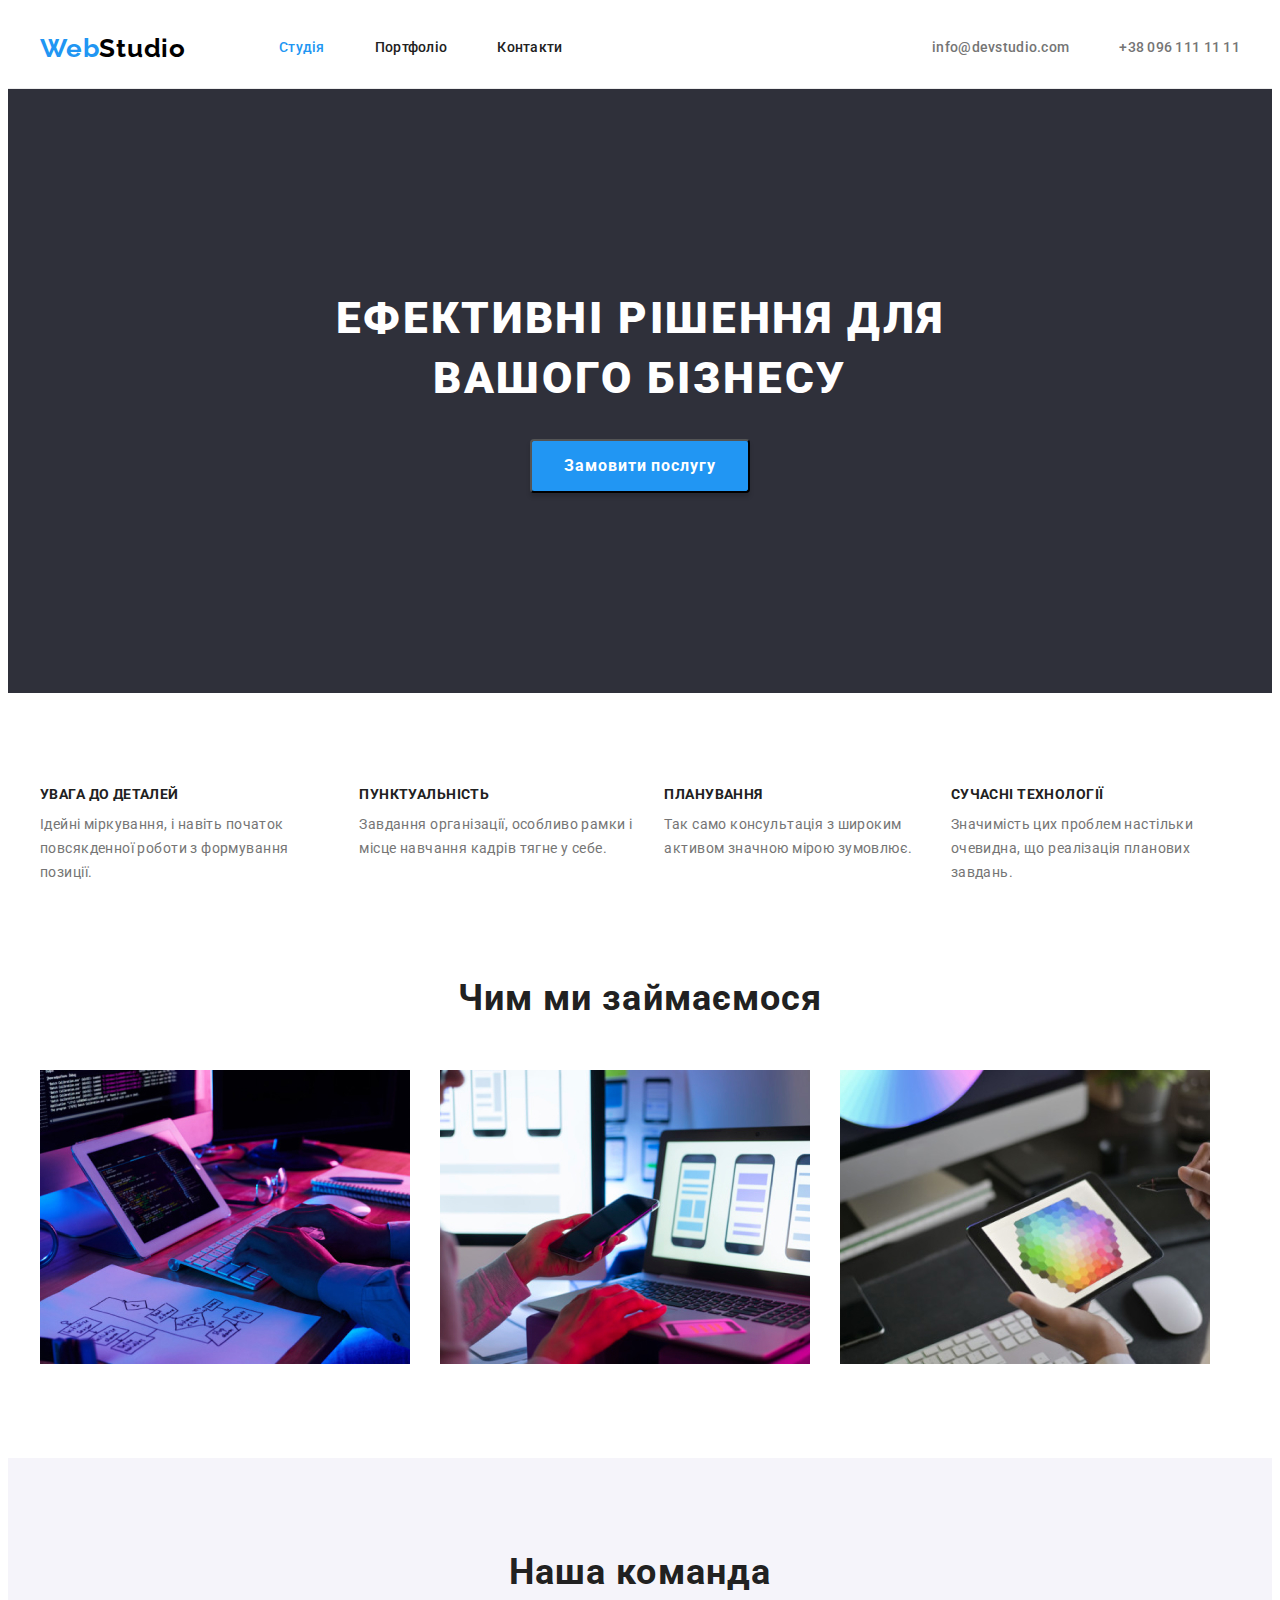
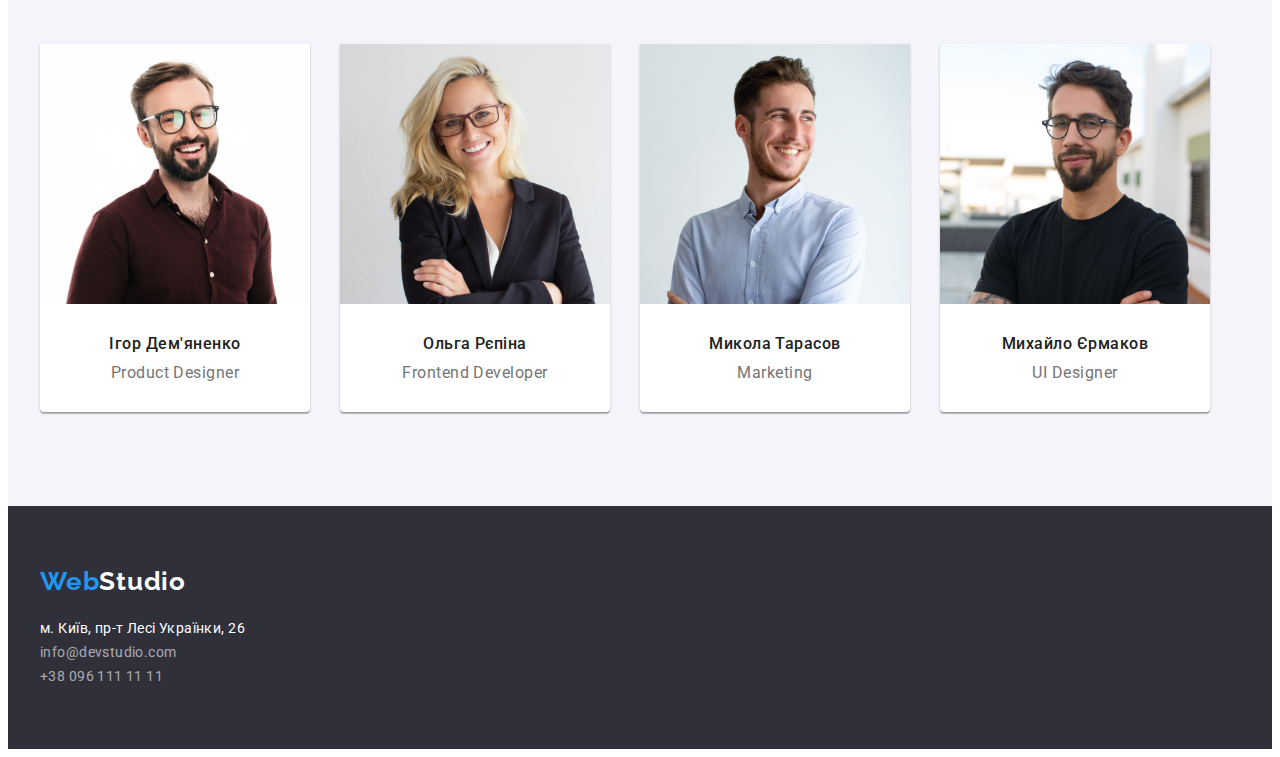
<file: index.html>
<!DOCTYPE html>
<html lang="uk">
  <head>
    <meta charset="UTF-8" />
    <meta http-equiv="X-UA-Compatible" content="IE=edge" />
    <meta name="viewport" content="width=, initial-scale=1.0" />
    <title>Студія</title>
    <link rel="preconnect" href="https://fonts.googleapis.com" />
    <link rel="preconnect" href="https://fonts.gstatic.com" crossorigin />
    <link
      href="https://fonts.googleapis.com/css2?family=Montserrat:wght@400;700&family=Raleway:wght@700&family=Roboto:wght@400;500;700;900&display=swap"
      rel="stylesheet"
    />
    <link
      rel="stylesheet"
      href="https://cdnjs.cloudflare.com/ajax/libs/modern-normalize/1.1.0/modern-normalize.min.css"
      integrity="sha512-wpPYUAdjBVSE4KJnH1VR1HeZfpl1ub8YT/NKx4PuQ5NmX2tKuGu6U/JRp5y+Y8XG2tV+wKQpNHVUX03MfMFn9Q=="
      crossorigin="anonymous"
      referrerpolicy="no-referrer"
    />
    <link rel="stylesheet" href="./CSS/style.css" />
  </head>
  <body>
    <header class="header">
      <div class="container header-container">
        <nav class="header-navigation">
          <a class="header-logo link" href="/index.html" lang="en"
            >Web<span class="header-color-text">Studio</span></a
          >
          <ul class="header-list list">
            <li class="header-item">
              <a class="header-link link current" href="">Студія</a>
            </li>
            <li class="header-item">
              <a class="header-link link" href="./portfolio.html">Портфоліо</a>
            </li>
            <li class="header-item">
              <a class="header-link link" href="">Контакти</a>
            </li>
          </ul>
        </nav>
        <div class="header-connect">
          <ul class="header-list list">
            <li class="header-item">
              <a class="header-contacts link" href="mailto:info@devstudio.com"
                >info@devstudio.com</a
              >
            </li>
            <li class="header-item">
              <a class="header-contacts link" href="tel:+380961111111"
                >+38 096 111 11 11</a
              >
            </li>
          </ul>
        </div>
      </div>
    </header>
    <main>
      <section class="hero">
        <div class="container">
          <h1 class="hero-title">Ефективні рішення для вашого бізнесу</h1>
          <button class="hero-btn" type="button">Замовити послугу</button>
        </div>
      </section>
      <section class="benefits">
        <div class="container">
          <h2 class="visually-hidden">Наші переваги</h2>
          <ul class="benefits-list list">
            <li class="benefits-item">
              <h3 class="benefits-title">УВАГА ДО ДЕТАЛЕЙ</h3>
              <p class="benefits-text">
                Ідейні міркування, і навіть початок повсякденної роботи з
                формування позиції.
              </p>
            </li>
            <li class="benefits-item">
              <h3 class="benefits-title">ПУНКТУАЛЬНІСТЬ</h3>
              <p class="benefits-text">
                Завдання організації, особливо рамки і місце навчання кадрів
                тягне у себе.
              </p>
            </li>
            <li class="benefits-item">
              <h3 class="benefits-title">ПЛАНУВАННЯ</h3>
              <p class="benefits-text">
                Так само консультація з широким активом значною мірою зумовлює.
              </p>
            </li>
            <li class="benefits-item">
              <h3 class="benefits-title">СУЧАСНІ ТЕХНОЛОГІЇ</h3>
              <p class="benefits-text">
                Значимість цих проблем настільки очевидна, що реалізація
                планових завдань.
              </p>
            </li>
          </ul>
        </div>
      </section>
      <section class="activity">
        <div class="container">
          <h2 class="activity-title">Чим ми займаємося</h2>
          <ul class="activity-list">
            <li class="activity-item list">
              <img src="./images/img.jpg" alt="Верстка" width="370" />
            </li>
            <li class="activity-item list">
              <img src="./images/img1.jpg" alt="Інтерфейс" width="370" />
            </li>
            <li class="activity-item list">
              <img src="./images/img2.jpg" alt="Дизайн" width="370" />
            </li>
          </ul>
        </div>
      </section>
      <section class="team">
        <div class="container">
          <h2 class="team-top-title">Наша команда</h2>
          <ul class="team-list">
            <li class="team-item list">
              <img
                src="./images/photo1.jpg"
                alt="Ігор Дем'яненко"
                width="270"
              />
              <div class="team-content">
                <h3 class="team-title">Ігор Дем'яненко</h3>
                <p class="team-text" lang="en">Product Designer</p>
              </div>
            </li>
            <li class="team-item list">
              <img src="./images/photo2.jpg" alt="Ольга Рєпіна" width="270" />
              <div class="team-content">
                <h3 class="team-title">Ольга Рєпіна</h3>
                <p class="team-text" lang="en">Frontend Developer</p>
              </div>
            </li>
            <li class="team-item list">
              <img src="./images/photo3.jpg" alt="Микола Тарасов" width="270" />
              <div class="team-content">
                <h3 class="team-title">Микола Тарасов</h3>
                <p class="team-text" lang="en">Marketing</p>
              </div>
            </li>
            <li class="team-item list">
              <img
                src="./images/photo4.jpg"
                alt="Михайло Єрмаков"
                width="270"
              />
              <div class="team-content">
                <h3 class="team-title">Михайло Єрмаков</h3>
                <p class="team-text" lang="en">UI Designer</p>
              </div>
            </li>
          </ul>
        </div>
      </section>
    </main>
    <footer class="footer">
      <div class="container">
        <a class="footer-logo link" href="/index.html" lang="en"
          >Web<span class="footer-color-text">Studio</span></a
        >
        <address>
          <ul class="footer-list list">
            <li class="footer-item">
              <a class="footer-address link" href=""
                >м. Київ, пр-т Лесі Українки, 26</a
              >
            </li>
            <li class="footer-item">
              <a class="footer-mail link" href="mailto:info@devstudio.com"
                >info@devstudio.com</a
              >
            </li>
            <li class="footer-item">
              <a class="footer-tel link" href="tel:+380961111111"
                >+38 096 111 11 11</a
              >
            </li>
          </ul>
        </address>
      </div>
    </footer>
  </body>
</html>
</file>
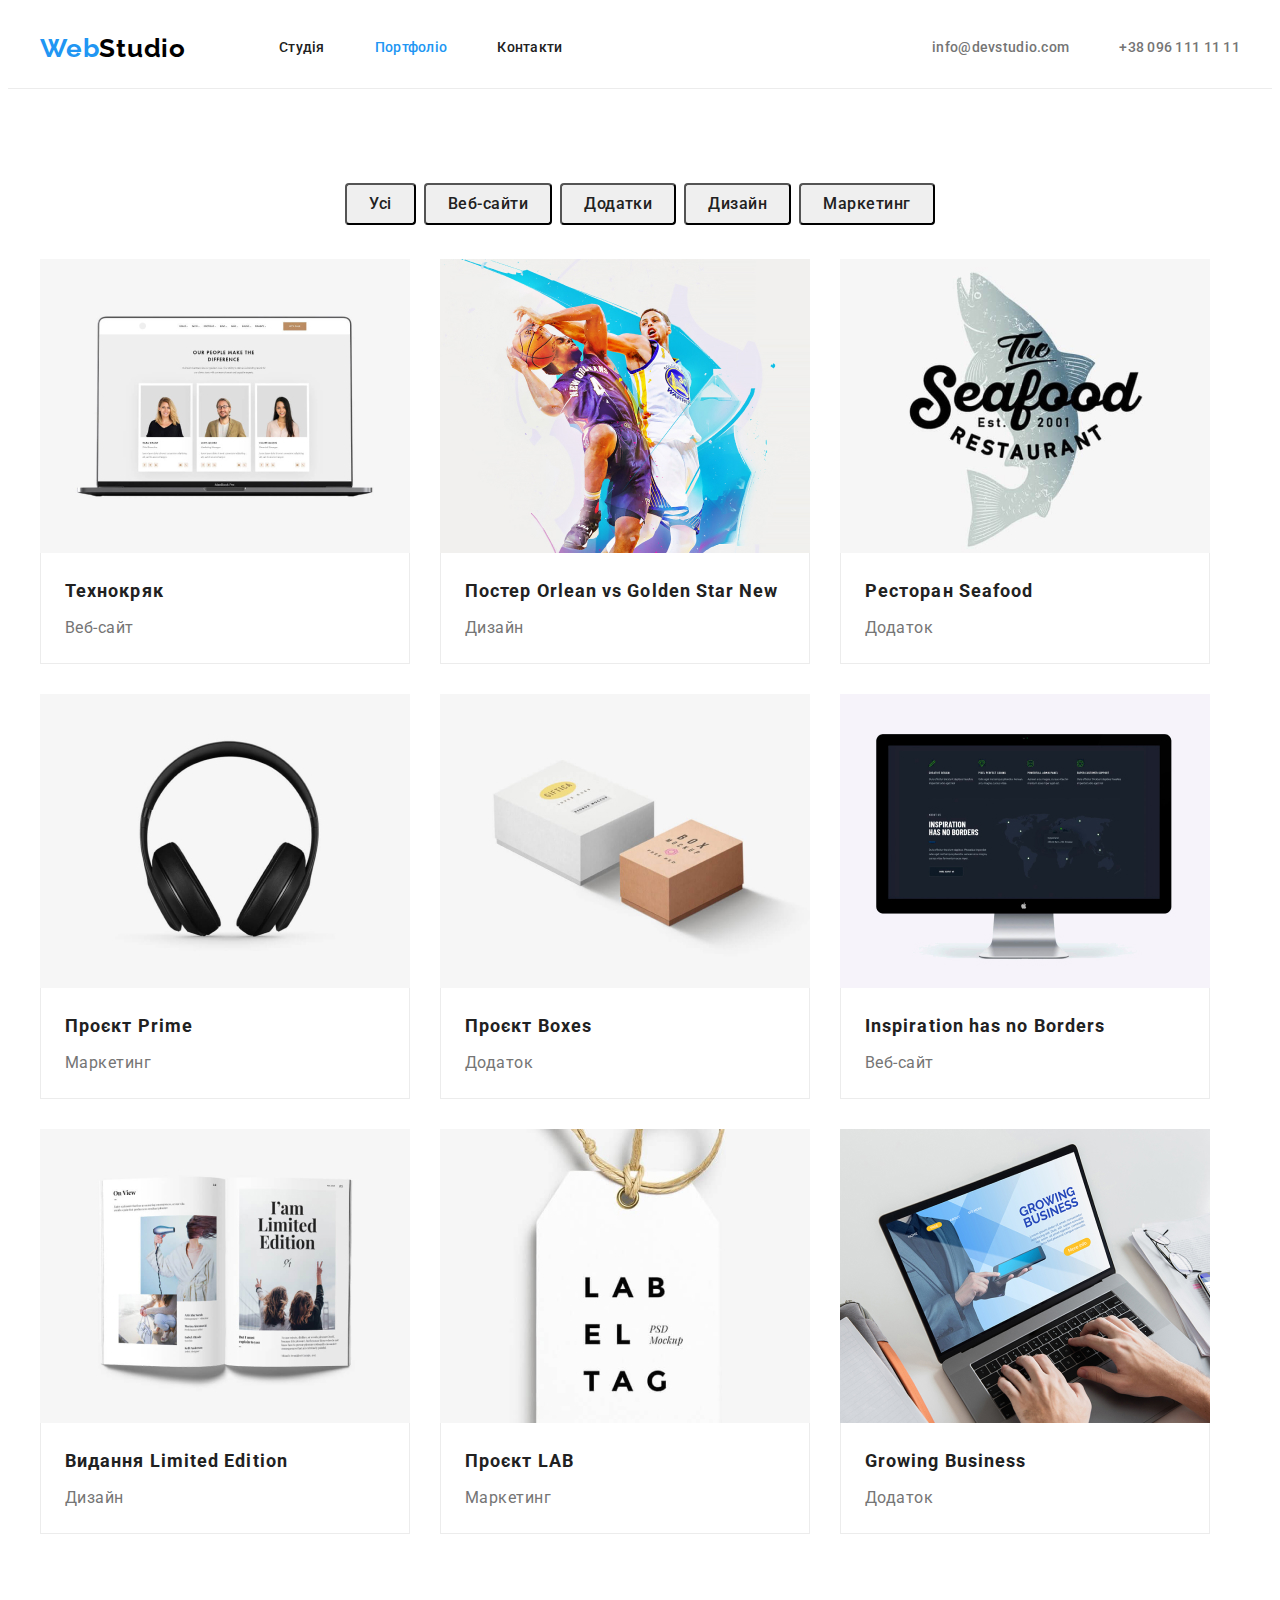
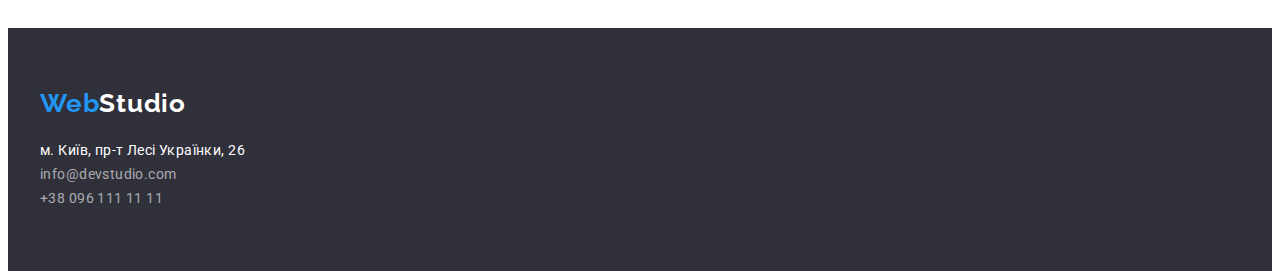
<file: portfolio.html>
<!DOCTYPE html>
<html lang="uk">
  <head>
    <meta charset="UTF-8" />
    <meta http-equiv="X-UA-Compatible" content="IE=edge" />
    <meta name="viewport" content="width=, initial-scale=1.0" />
    <title>Портфоліо</title>
    <link rel="preconnect" href="https://fonts.googleapis.com" />
    <link rel="preconnect" href="https://fonts.gstatic.com" crossorigin />
    <link
      href="https://fonts.googleapis.com/css2?family=Montserrat:wght@400;700&family=Raleway:wght@700&family=Roboto:wght@400;500;700;900&display=swap"
      rel="stylesheet"
    />
    <link
      rel="stylesheet"
      href="https://cdnjs.cloudflare.com/ajax/libs/modern-normalize/1.1.0/modern-normalize.min.css"
      integrity="sha512-wpPYUAdjBVSE4KJnH1VR1HeZfpl1ub8YT/NKx4PuQ5NmX2tKuGu6U/JRp5y+Y8XG2tV+wKQpNHVUX03MfMFn9Q=="
      crossorigin="anonymous"
      referrerpolicy="no-referrer"
    />
    <link rel="stylesheet" href="./CSS/style.css" />
  </head>
  <body>
    <header class="header">
      <div class="container header-container">
        <nav class="header-navigation">
          <a class="header-logo link" href="/index.html" lang="en"
            >Web<span class="header-color-text">Studio</span></a
          >
          <ul class="header-list list">
            <li class="header-item">
              <a class="header-link link" href="./index.html">Студія</a>
            </li>
            <li class="header-item">
              <a class="header-link link current" href="">Портфоліо</a>
            </li>
            <li class="header-item">
              <a class="header-link link" href="">Контакти</a>
            </li>
          </ul>
        </nav>
        <div class="header-connect">
          <ul class="header-list list">
            <li class="header-item">
              <a class="header-contacts link" href="mailto:info@devstudio.com"
                >info@devstudio.com</a
              >
            </li>
            <li class="header-item">
              <a class="header-contacts link" href="tel:+380961111111"
                >+38 096 111 11 11</a
              >
            </li>
          </ul>
        </div>
      </div>
    </header>
    <main>
      <section class="progects">
        <div class="container">
          <h1 class="visually-hidden">Наші проекти</h1>
          <div class="progects-filtr-item">
            <ul class="progects-filtr list">
              <li class="progects-item">
                <button class="progects-hero-btn" type="button">Усі</button>
              </li>
              <li class="progects-item">
                <button class="progects-hero-btn" type="button">
                  Веб-сайти
                </button>
              </li>
              <li class="progects-item">
                <button class="progects-hero-btn" type="button">Додатки</button>
              </li>
              <li class="progects-item">
                <button class="progects-hero-btn" type="button">Дизайн</button>
              </li>
              <li class="progects-item">
                <button class="progects-hero-btn" type="button">
                  Маркетинг
                </button>
              </li>
            </ul>
          </div>
          <div class="progects-list-content">
            <ul class="progects-list list">
              <li class="progects-list-item">
                <img src="./images/progect1.jpg" alt="Технокряк" width="370" />
                <div class="progects-item-content">
                  <h2 class="progects-title">Технокряк</h2>
                  <p class="progects-text">Веб-сайт</p>
                </div>
              </li>
              <li class="progects-list-item">
                <img
                  src="./images/progect2.jpg"
                  alt="Постер New Orlean vs Golden Star"
                  width="370"
                />
                <div class="progects-item-content">
                  <h2 class="progects-title">
                    Постер <span lang="en">Orlean vs Golden Star New</span>
                  </h2>
                  <p class="progects-text">Дизайн</p>
                </div>
              </li>
              <li class="progects-list-item">
                <img
                  src="./images/progect3.jpg"
                  alt="Ресторан Seafood"
                  width="370"
                />
                <div class="progects-item-content">
                  <h2 class="progects-title">
                    Ресторан <span lang="en"> Seafood</span>
                  </h2>
                  <p class="progects-text">Додаток</p>
                </div>
              </li>
              <li class="progects-list-item">
                <img
                  src="./images/progect4.jpg"
                  alt="Проєкт Prime"
                  width="370"
                />
                <div class="progects-item-content">
                  <h2 class="progects-title">
                    Проєкт <span lang="en"> Prime</span>
                  </h2>
                  <p class="progects-text">Маркетинг</p>
                </div>
              </li>
              <li class="progects-list-item">
                <img
                  src="./images/progect5.jpg"
                  alt="Проєкт Boxes"
                  width="370"
                />
                <div class="progects-item-content">
                  <h2 class="progects-title">
                    Проєкт <span lang="en"> Boxes</span>
                  </h2>
                  <p class="progects-text">Додаток</p>
                </div>
              </li>
              <li class="progects-list-item">
                <img
                  src="./images/progect6.jpg"
                  alt="Inspiration has no Borders"
                  width="370"
                />
                <div class="progects-item-content">
                  <h2 class="progects-title" lang="en">
                    Inspiration has no Borders
                  </h2>
                  <p class="progects-text">Веб-сайт</p>
                </div>
              </li>
              <li class="progects-list-item">
                <img
                  src="./images/progect7.jpg"
                  alt="Видання Limited Edition"
                  width="370"
                />
                <div class="progects-item-content">
                  <h2 class="progects-title">
                    Видання <span lang="en">Limited Edition</span>
                  </h2>
                  <p class="progects-text">Дизайн</p>
                </div>
              </li>
              <li class="progects-list-item">
                <img src="./images/progect8.jpg" alt="Проєкт LAB" width="370" />
                <div class="progects-item-content">
                  <h2 class="progects-title">
                    Проєкт <span lang="en">LAB</span>
                  </h2>
                  <p class="progects-text">Маркетинг</p>
                </div>
              </li>
              <li class="progects-list-item">
                <img
                  src="./images/progect9.jpg"
                  alt="Growing Business"
                  width="370"
                />
                <div class="progects-item-content">
                  <h2 class="progects-title">
                    <span lang="en">Growing Business</span>
                  </h2>
                  <p class="progects-text">Додаток</p>
                </div>
              </li>
            </ul>
          </div>
        </div>
      </section>
    </main>
    <footer class="footer">
      <div class="container">
        <a class="footer-logo link" href="/index.html" lang="en"
          >Web<span class="footer-color-text">Studio</span></a
        >
        <address>
          <ul class="footer-list list">
            <li class="footer-item">
              <a class="footer-address link" href=""
                >м. Київ, пр-т Лесі Українки, 26</a
              >
            </li>
            <li class="footer-item">
              <a class="footer-mail link" href="mailto:info@devstudio.com"
                >info@devstudio.com</a
              >
            </li>
            <li class="footer-item">
              <a class="footer-tel link" href="tel:+380961111111"
                >+38 096 111 11 11</a
              >
            </li>
          </ul>
        </address>
      </div>
    </footer>
  </body>
</html>
</file>
<file: CSS/style.css>
:root {
  --top-title-color: #212121;
  --top-text-color: #757575;
  --top-adress-color: #2196f3;
  --top-ht: 1.14;
  --top-footer-text: rgba(255, 255, 255, 0.6);
  --footer-text-color: #ffffff;
  --top-btn-color: #ffffff;
}

p,
h1,
h2,
h3 {
  margin: 0;
}

ul {
  margin: 0;
  padding: 0;
}

button {
  cursor: pointer;
}

img {
  display: block;
}

body {
  font-family: "Roboto", sans-serif;
  font-size: 15px;
  color: var(--top-title-color);
}

.list {
  list-style: none;
}

.link {
  text-decoration: none;
}

.container {
  width: 1200px;
  padding-left: 15px;
  padding-right: 15px;
  margin: 0 auto;
}

.visually-hidden {
  position: absolute;
  width: 1px;
  height: 1px;
  margin: -1px;
  border: 0;
  padding: 0;

  white-space: nowrap;
  clip-path: inset(100%);
  clip: rect(0 0 0 0);
  overflow: hidden;
}

/*----------------HEADER---------------*/
.header {
  border-bottom: 1px solid #ECECEC;
}

.header-navigation {
  display: flex;
  align-items: center;
}

.header-container {
  display: flex;
  align-items: center;
}

.header-list {
  display: flex;
  gap: 50px;
}

.header-logo,
.footer-logo {
  font-family: "Raleway", sans-serif;
  font-weight: 700;
  font-size: 26px;
  line-height: 1.19;
  letter-spacing: 0.03em;
  color: var(--top-adress-color);
  margin-right: 93px;
}

.header-color-text {
  color: #000000;
}

.header-link {
  padding: 32px 0;
  display: block;
  font-weight: 500;
  font-size: 14px;
  line-height: var(--top-ht);
  letter-spacing: 0.02em;
  color: var(--top-title-color);
}

.header-item .header-link.current {
  color: var(--top-adress-color);
}

.header-contacts {
  padding: 32px 0;
  display: block;
  font-weight: 500;
  font-size: 14px;
  line-height: var(--top-ht);
  letter-spacing: 0.02em;
  color: var(--top-text-color);
}

.header-connect {
  margin-left: auto;
}

.header-contacts:hover,
.header-link:hover,
.header-link:focus {
  color: var(--top-adress-color);
}

/*----------------HERO-----------------*/

.hero {
  background-color: #2f303a;
  padding-top: 200px;
  padding-bottom: 200px;
}

.hero-title {
  font-weight: 900;
  font-size: 44px;
  line-height: 1.36;
  text-align: center;
  letter-spacing: 0.06em;
  text-transform: uppercase;
  color: #ffffff;
  max-width: 696px;
  margin: 0 auto;
}

.hero-btn {
  font-family: inherit;
  font-style: normal;
  font-weight: 700;
  font-size: 16px;
  line-height: 1.88;
  letter-spacing: 0.06em;
  color: var(--top-btn-color);
  background-color: var(--top-adress-color);
  cursor: pointer;
  margin: 0 auto;
  display: block;
  margin-top: 30px;
  box-shadow: 0px 4px 4px rgba(0, 0, 0, 0.15);
  border-radius: 4px;
  padding: 10px 32px;
}

.hero-btn:hover,
.hero-btn:focus {
  color: var(--top-btn-color);
  background-color: #188ce8;
}

.benefits {
  padding-top: 94px;
  padding-bottom: 94px;
}

.benefits-list {
  display: flex;
  gap: 30px; 
}

.benefits-item {
  width: calc((100%-90) / 4);
}

.benefits-title {
  font-weight: 700;
  font-size: 14px;
  line-height: var(--top-ht);
  letter-spacing: 0.03em;
  text-transform: uppercase;
  color: var(--top-title-color);
  margin-bottom: 10px;
}

.benefits-text {
  font-size: 14px;
  line-height: 1.71;
  letter-spacing: 0.03em;
  color: var(--top-text-color);
}

.activity {
  padding-bottom: 94px;
}

.activity-list {
  display: flex;
  gap: 30px;
}

.activity-item {
  width: calc((100%-60) / 3);
}

.activity-title {
  font-weight: 700;
  font-size: 36px;
  line-height: 1.16;
  text-align: center;
  letter-spacing: 0.03em;
  color: var(--top-title-color);
  margin-bottom: 50px;
}

.team {
  padding-top: 94px;
  padding-bottom: 94px;
  background-color: #F5F4FA;
}

.team-top-title {
  font-weight: 700;
  font-size: 36px;
  line-height: 1.16;
  text-align: center;
  letter-spacing: 0.03em;
  color: var(--top-title-color);
  margin-bottom: 50px;
}

.team-list {
  display: flex;
  gap: 30px;
}

.team-item {
  background-color: #FFFFFF;
  width: calc((100%-90) / 4);
  box-shadow: 0px 1px 3px rgba(0, 0, 0, 0.12), 0px 1px 1px rgba(0, 0, 0, 0.14), 0px 2px 1px rgba(0, 0, 0, 0.2);
  border-radius: 0px 0px 4px 4px;
}

.team-content {
  padding-top: 30px;
  padding-bottom: 30px;
  margin: 0 auto;
}

.team-title {
  font-weight: 500;
  font-size: 16px;
  line-height: 1.19;
  text-align: center;
  letter-spacing: 0.03em;
  color: var(--top-title-color);
  margin-bottom: 10px;
}

.team-text {
  font-size: 16px;
  line-height: 1.19;
  text-align: center;
  letter-spacing: 0.03em;
  color: var(--top-text-color);
}

/*-----------------FOOTER--------------*/

.footer {
  background-color: #2f303a;
  padding-top: 60px;
  padding-bottom: 60px;
}

.footer-list {
  margin-top: 20px;
}

.footer-item {
  font-style: normal;
  font-weight: 400;
  font-size: 14px;
  line-height: 1.71;
  letter-spacing: 0.03em;
}

.footer-address {
  color: var(--footer-text-color);
}

.footer-mail {
  color: var(--top-footer-text);
}

.footer-tel {
  color: var(--top-footer-text);
}

.footer-color-text {
  color: var(--footer-text-color);
}

/*--------------Portfolio-------------*/

.progects {
  padding: 94px 0;
}

.progects-filtr {
  margin: 0 auto;
  display: block;
  margin-bottom: 34px;
  display: flex;
  gap: 8px;
  justify-content: center;
}

.progects-item {
  font-weight: 500;
  font-size: 16px;
  line-height: 1.62;
  text-align: center;
  letter-spacing: 0.03em;
  color: var(--top-title-color);
}

.progects-list-content {
    border-width: 0 0 1px 0;
    border-color: #EEEEEE;
}    

.progects-list {
  display: flex;
  flex-wrap: wrap;
  gap: 30px;
}

.progects-item-content {
  padding-top: 20px;
  padding-bottom: 20px;
  padding: 20px 24px;
  border-left: 1px solid #ECECEC;
  border-bottom: 1px solid #ECECEC;
  border-right: 1px solid #ECECEC;
}

.progects-title {
  font-weight: 700;
  font-size: 18px;
  line-height: 2;
  letter-spacing: 0.06em;
  color: var(--top-title-color);
  margin-bottom: 4px;
}

.progects-text {
  font-weight: 400;
  font-size: 16px;
  line-height: 1.88;
  letter-spacing: 0.03em;
  color: var(--top-text-color);
}

.progects-hero-btn {
  font-family: inherit;
  font-weight: 500;
  font-size: 16px;
  line-height: 1.62;
  text-align: center;
  letter-spacing: 0.03em;
  color: var(--top-title-color);
  padding: 6px 22px;
  border-radius: 4px;
}

.progects-hero-btn:hover,
.progects-hero-btn:focus {
  color: var(--top-btn-color);
  background-color: var(--top-adress-color);
}
</file>
